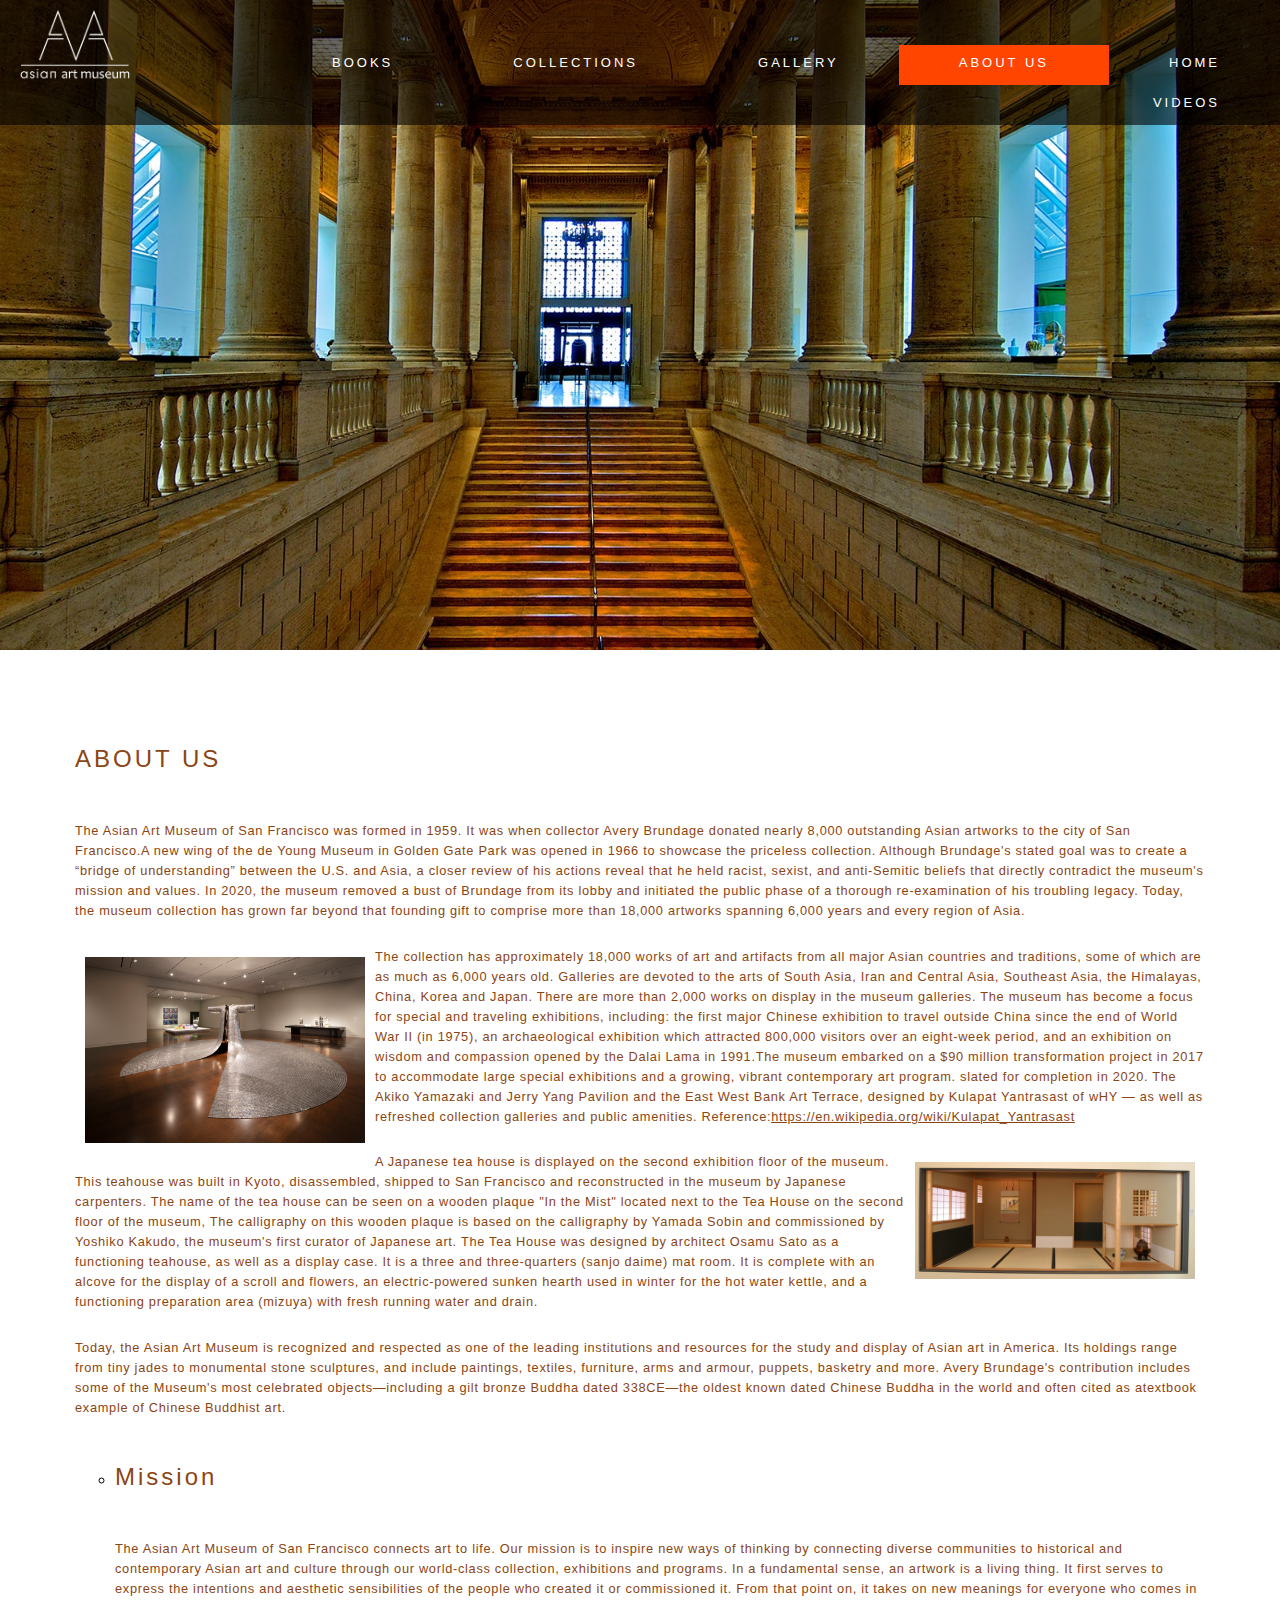
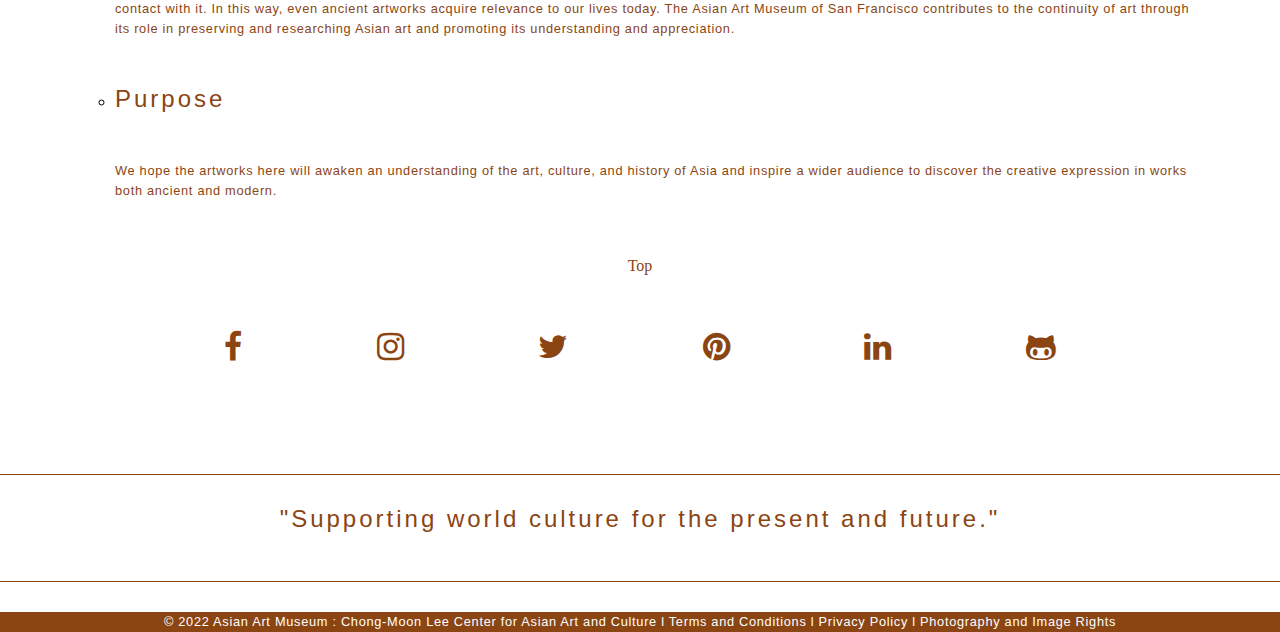
<file: AboutUs.html>
<!DOCTYPE html>
<html>

<head>
  <meta http-equiv="Content-Type" content="text/html; charset=UTF-8" />
  <meta name="viewport" content="width=device-width, initial-scale=1" />
  <link rel="stylesheet" href="https://cdnjs.cloudflare.com/ajax/libs/font-awesome/4.7.0/css/font-awesome.min.css" />
  <link rel="stylesheet" type="text/css" href="./assets/stylesheets/styles.css" />
  <title>ABOUT US</title>
</head>

<body>
  <header class="food-page">
    <a class="logo" href="index.html"><span>Asian Art Museum</span></a>
    <nav>
      <ul>
        <li>
          <a href="index.html">HOME</a>
        </li>
        <li class="active-page">
          <a href="AboutUs.html">ABOUT US</a>
        </li>
        <li>
          <a href="Gallery.html">GALLERY</a>
        </li>
        <li>
          <a href="Collections.html">COLLECTIONS</a>
        </li>
        <li>
          <a href="Books.html">BOOKS</a>
        </li>
        <li>
          <a href="Videos.html">VIDEOS</a>
        </li>
      </ul>
      <div class="dropdown">
        <button class="dropbtn">HOME</button>
        <div class="dropdown-content">
          <a class="active-menu-item" href="AboutUs.html">ABOUT US</a>
          <a href="Gallery.html">GALLERY</a>
          <a href="Collections.html">COLLECTIONS</a>
          <a href="Books.html">BOOKS</a>
          <a href="Videos.html">VIDEOS</a>
        </div>
      </div>
    </nav>
  </header>
</article>
<section style="padding: 75px">
    <div>
      <h1>ABOUT US</h1>
      <h2>
        The Asian Art Museum of San Francisco was formed in 1959. It was when collector Avery Brundage donated nearly
        8,000 outstanding Asian artworks to the city of San Francisco.A new wing of the de Young Museum in Golden Gate Park
        was opened in 1966 to showcase the priceless collection. Although Brundage's stated goal was to create a “bridge of
        understanding” between the U.S. and Asia, a closer review of his actions reveal that he held racist, sexist, and anti-Semitic
        beliefs that directly contradict the museum's mission and values. In 2020, the museum removed a bust of Brundage
        from its lobby and initiated the public phase of a thorough re-examination of his troubling legacy. Today, the museum
        collection has grown far beyond that founding gift to comprise more than 18,000 artworks spanning 6,000 years and
        every region of Asia.
      </h2>
      <h2>
        <img class="size01 float-left padding-right" src="./assets/images/exhibition.jpg"
        alt="exhibition" />
        The collection has approximately 18,000 works of art and artifacts from all major Asian countries and traditions,
        some of which are as much as 6,000 years old. Galleries are devoted to the arts of South Asia, Iran and Central Asia,
        Southeast Asia, the Himalayas, China, Korea and Japan. There are more than 2,000 works on display in the museum galleries.
        The museum has become a focus for special and traveling exhibitions, including: the first major Chinese exhibition to travel 
        outside China since the end of World War II (in 1975), an archaeological exhibition which attracted 800,000 visitors over an eight-week period,
        and an exhibition on wisdom and compassion opened by the Dalai Lama in 1991.The museum embarked on a $90 million transformation project 
        in 2017 to accommodate large special exhibitions and a growing, vibrant contemporary art program. slated for completion in 2020. 
        The Akiko Yamazaki and Jerry Yang Pavilion and the East West Bank Art Terrace, designed by Kulapat Yantrasast of wHY — as well as refreshed collection
        galleries and public amenities.
        <span>Reference:<u><a href="https://en.wikipedia.org/wiki/Kulapat_Yantrasast"
            target="_blank">https://en.wikipedia.org/wiki/Kulapat_Yantrasast</a></u></span>
      </h2>
      <h2>
        <img class="size01 float-right padding-left" src="./assets/images/tea-house.jpg"
        alt="tea-house" />
        A Japanese tea house is displayed on the second exhibition floor of the museum. This teahouse was built in Kyoto, disassembled, shipped to San Francisco 
        and reconstructed in the museum by Japanese carpenters. The name of the tea house can be seen on a wooden plaque "In the Mist" located next to the 
        Tea House on the second floor of the museum, The calligraphy on this wooden plaque is based on the calligraphy by Yamada Sobin 
        and commissioned by Yoshiko Kakudo, the museum's first curator of Japanese art. 
        The Tea House was designed by architect Osamu Sato as a functioning teahouse, as well as a display case. 
        It is a three and three-quarters (sanjo daime) mat room. It is complete with an alcove for the display of a scroll and flowers, 
        an electric-powered sunken hearth used in winter for the hot water kettle, and a functioning preparation area (mizuya) with fresh running water and drain.
      </h2>
      <h2>
        Today, the Asian Art Museum is recognized and respected as one of the leading institutions and resources for
        the study and display of Asian art in America. Its holdings range from tiny jades to monumental stone sculptures, and
        include paintings, textiles, furniture, arms and armour, puppets, basketry and more. Avery Brundage's contribution includes
        some of the Museum's most celebrated objects—including a gilt bronze Buddha dated 338CE—the oldest known
        dated Chinese Buddha in the world and often cited as atextbook example of Chinese Buddhist art.
      </h2>

    <!-- Unorder list using type="disc" - the items are listed with a solid circle -->
    <!-- Unorder list using type="square" - the items are listed with a solid square -->

    <ul type="circle">
        <li><h1>Mission</h1></li>
        <h2>
          The Asian Art Museum of San Francisco connects art to life. Our mission is to inspire new ways of thinking by connecting
          diverse communities to historical and contemporary Asian art and culture through our world-class collection, exhibitions and
          programs.
          In a fundamental sense, an artwork is a living thing. It first serves to express the intentions and aesthetic sensibilities of the
          people who created it or commissioned it. From that point on, it takes on new meanings for everyone who comes in contact
          with it. In this way, even ancient artworks acquire relevance to our lives today.
          The Asian Art Museum of San Francisco contributes to the continuity of art through its role in preserving and researching
          Asian art and promoting its understanding and appreciation.
        </h2>

        <li><h1>Purpose</h1></li>
        <h2>
          We hope the artworks here will awaken an understanding of the art, culture, and history of Asia and inspire a wider
          audience to discover the creative expression in works both ancient and modern.
      </h2>
    </ul>
    </div>
  </article>
  
  <div class="to-top"><a href="#">Top</a></div>
  <footer style="width: 100%;">
    
    <div class="social-icon">
      <!-- Facebook -->
      <a href="" target="_blank" class="fa fa-facebook-f fa-lg fa-2x padding-right"></a>
      <!--Instagram-->
      <a href="" target="_blank" class="fa fa-instagram fa-lg fa-2x padding-right"></a>
      <!-- Twitter -->
      <a href="" target="_blank" class="fa fa-twitter fa-lg fa-2x padding-right"></a>
      <!-- Pinterest -->
      <a href="" target="_blank" class="fa fa-pinterest fa-lg fa-2x padding-right"></a>
      <!-- Linkedin -->
      <a href="" target="_blank" class="fa fa-linkedin fa-lg fa-2x padding-right"></a>
      <!-- GitHub -->
      <a href="" target="_blank" class="fa fa-github-alt fa-lg fa-2x"></a>
    </div>
  </footer>
</section>
<section>
      <hr>
      <h1 style="text-align: center;">"Supporting world culture for the present and future."</h1>
      <hr>
  </section>
  <section style="padding-top: 20px;">
     <h2 style="background-color:saddlebrown; color:white; margin-bottom: 0; text-align: center;">© 2022   Asian Art Museum : Chong-Moon Lee Center for Asian Art and Culture    l     Terms and Conditions    l    Privacy Policy    l    Photography and Image Rights
    </h2>
  </section>
     
</body>

</html>
</file>
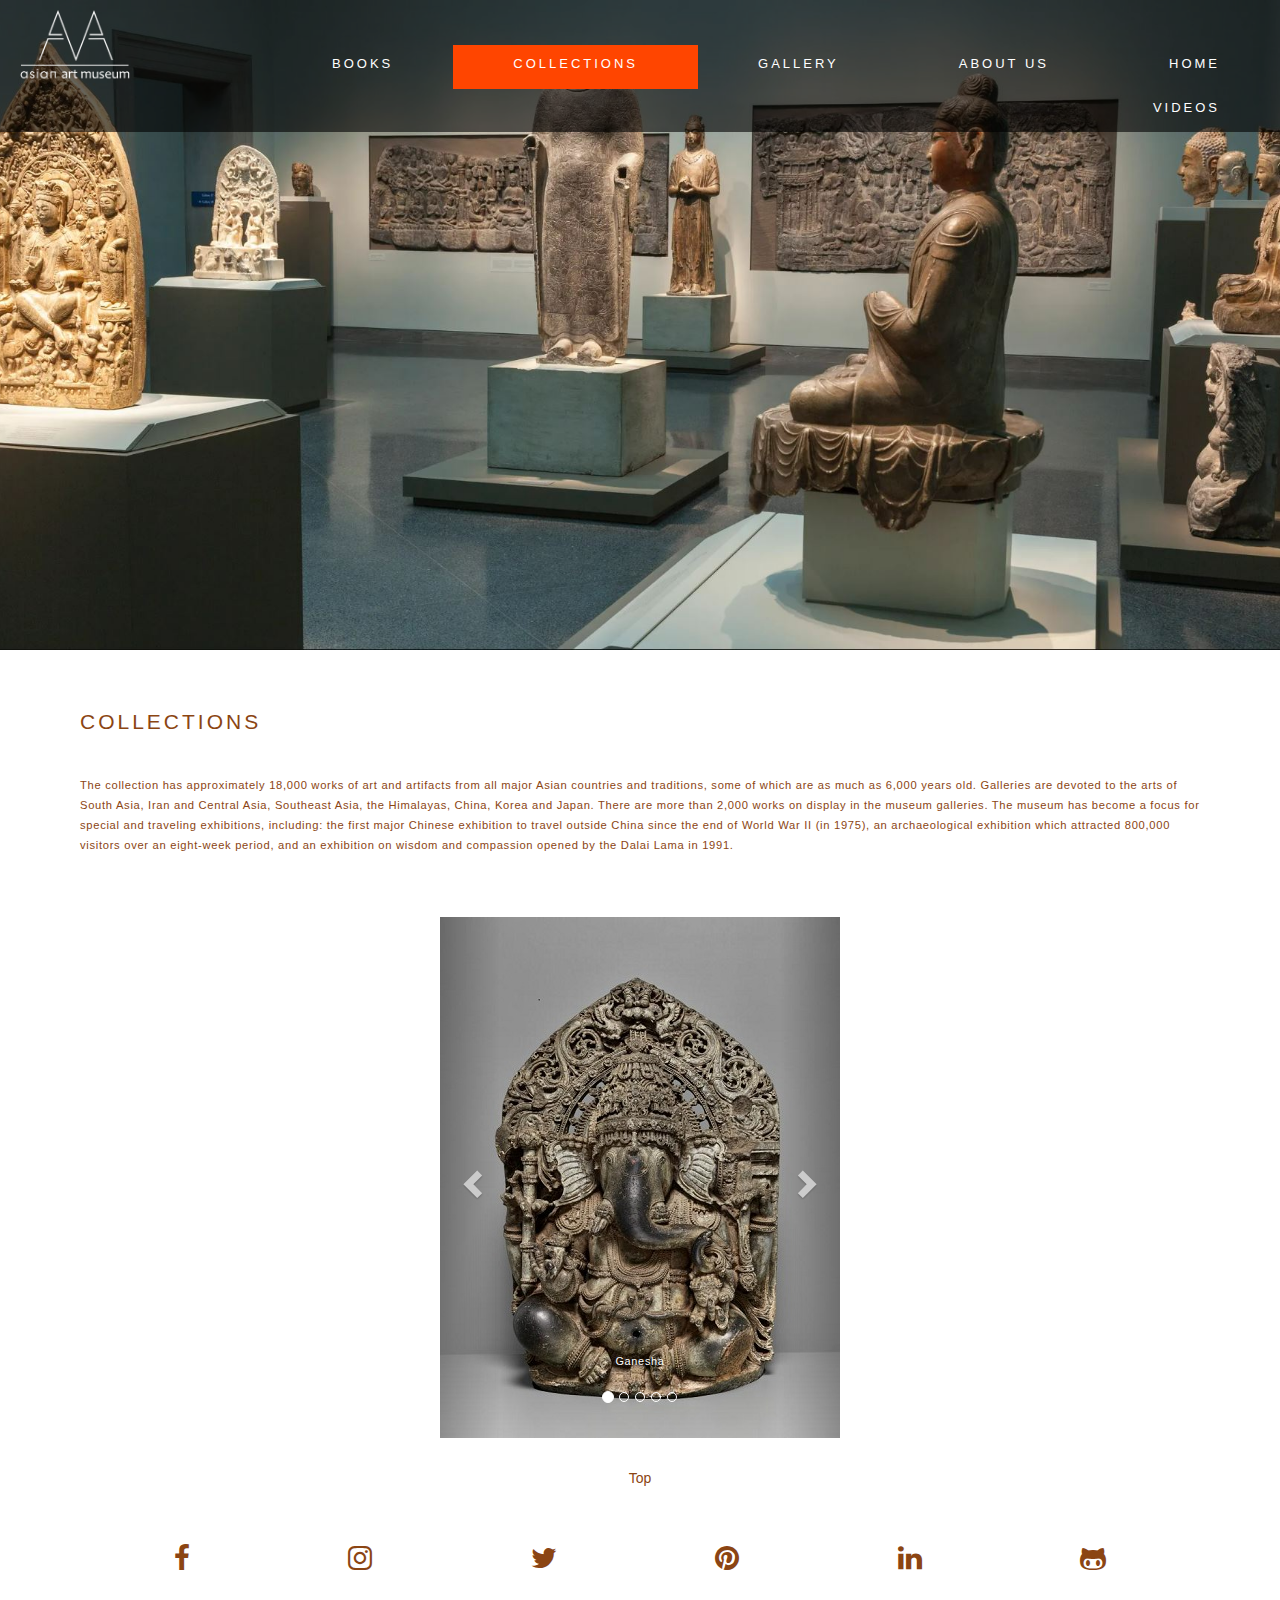
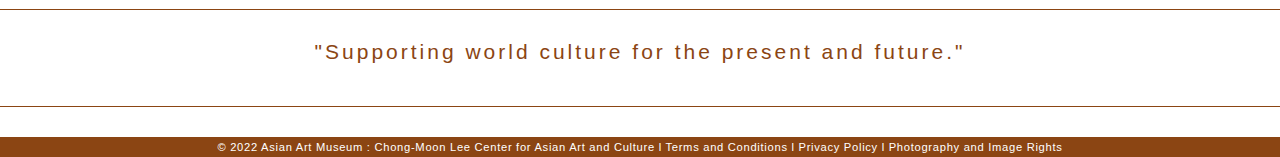
<file: Collections.html>
<!DOCTYPE html>
<html>

<head>
  <meta http-equiv="Content-Type" content="text/html; charset=UTF-8" />
  <meta name="viewport" content="width=device-width, initial-scale=1" />
  <link rel="stylesheet" href="https://cdnjs.cloudflare.com/ajax/libs/font-awesome/4.7.0/css/font-awesome.min.css" />
  <link rel="stylesheet" href="https://maxcdn.bootstrapcdn.com/bootstrap/3.4.1/css/bootstrap.min.css" />
  <link rel="stylesheet" type="text/css" href="./assets/stylesheets/styles.css" />
  <title>COLLECTIONS</title>
  <style>
    section>div.carousel-area {
      width: 30%;
      padding: 0px 40px 0px 40px;
      
    }

    .flex-container {
      display: flex;
      flex-direction: row;
      justify-content: space-evenly;
    }
  </style>
  
</head>

<body>
  <header class="page-4">
    <a class="logo" href="index.html"><span>Asian Art Museum</span></a>
    <nav>
      <ul>
        <li>
          <a href="index.html">HOME</a>
        </li>
        <li>
          <a href="AboutUs.html">ABOUT US</a>
        </li>
        <li>
          <a href="Gallery.html">GALLERY</a>
        </li>
        <li class="active-page">
          <a href="Collections.html">COLLECTIONS</a>
        </li>
        <li>
          <a href="Books.html">BOOKS</a>
        </li>
        <li>
          <a href="Videos">VIDEOS</a>
        </li>
      </ul>
      <div class="dropdown">
        <button class="dropbtn">HOME</button>
        <div class="dropdown-content">
          <a href="AboutUs.html">ABOUT US</a>
          <a href="Gallery.html">GALLERY</a>
          <a class="active-menu-item" href="Collections.html">COLLECTIONS</a>
          <a href="Books.html">BOOKS</a>
          <a href="Videos.html">VIDEOS</a>
        </div>
      </div>
    </nav>
  </header>
  <section style="padding: 40px">
  <article>
    <div>
      <h1>COLLECTIONS</h1>
      <h2>The collection has approximately 18,000 works of art and artifacts from all major Asian countries and traditions, 
          some of which are as much as 6,000 years old. Galleries are devoted to the arts of South Asia, Iran and Central Asia,
          Southeast Asia, the Himalayas, China, Korea and Japan. There are more than 2,000 works on display in the museum galleries.
          The museum has become a focus for special and traveling exhibitions, including: the first major Chinese exhibition to travel
           outside China since the end of World War II (in 1975), an archaeological exhibition which attracted 800,000 visitors over an 
           eight-week period, and an exhibition on wisdom and compassion opened by the Dalai Lama in 1991.
          </h2>
    </div>
  </article>
  </section>

  <section>
    <div class="flex-container">
    <div class="carousel-area">
      <div id="myCarousel" class="carousel slide" data-ride="carousel">
        <!-- Indicators -->
        <ol class="carousel-indicators">
          <li data-target="#myCarousel" data-slide-to="0" class="active"></li>
          <li data-target="#myCarousel" data-slide-to="1"></li>
          <li data-target="#myCarousel" data-slide-to="2"></li>
          <li data-target="#myCarousel" data-slide-to="3"></li>
          <li data-target="#myCarousel" data-slide-to="4"></li>
        </ol>

        <!-- Wrapper for slides -->
        <div class="carousel-inner">
          <div class="item active">
            <img src="./assets/images/Ganesha.jpg" alt="Ganesha" style="width:100%;" />
            <div class="carousel-caption">
              <h5>Ganesha</h5>
            </div>
          </div>

          <div class="item">
            <img src="./assets/images/Buddha.jpg" alt="Buddha" style="width:100%;" />
            <div class="carousel-caption">
              <h5>Buddha</h5>
            </div>
          </div>

          <div class="item">
            <img src="./assets/images/Bodhisattva Avalokiteshvara.jpg" alt="Bodhisattva-Avalokiteshvara" style="width:100%;" />
            <div class="carousel-caption">
              <h5>Bodhisattva-Avalokiteshvara</h5>
            </div>
          </div>

          <div class="item">
            <img src="./assets/images/Manchu women's robe.jpg" alt="Manchu women's robe" style="width:100%;" />
            <div class="carousel-caption">
              <h5>Manchu women's robe with peonies and butterflies</h5>
            </div>
          </div>

          <div class="item">
            <img src="./assets/images/Court Robe.jpg" alt="Court-Robe" style="width:100%;" />
            <div class="carousel-caption">
              <h5>Court robe with a dragon design</h5>
            </div>
          </div>
        </div>

        <!-- Left and right controls -->
        <a class="left carousel-control" href="#myCarousel" data-slide="prev">
          <span class="glyphicon glyphicon-chevron-left"></span>
          <span class="sr-only">Previous</span>
        </a>
        <a class="right carousel-control" href="#myCarousel" data-slide="next">
          <span class="glyphicon glyphicon-chevron-right"></span>
          <span class="sr-only">Next</span>
        </a>
      </div>
    </div>
    </div>
  </section>



  <!-- jquery.min.js should be loaded before bootstrap.min.js because bootstrap's JavaScript requires jQueary -->
  <script type="text/JavaScript" src="https://ajax.googleapis.com/ajax/libs/jquery/3.5.1/jquery.min.js"></script>
  <script type="text/JavaScript" src="https://maxcdn.bootstrapcdn.com/bootstrap/3.4.1/js/bootstrap.min.js"></script>
  
  <div class="to-top"><a href="#">Top</a></div>
  <footer>
    <div class="social-icon">
      <!-- Facebook -->
      <a href="" target="_blank" class="fa fa-facebook-f fa-lg fa-2x padding-right"></a>
      <!--Instagram-->
      <a href="" target="_blank" class="fa fa-instagram fa-lg fa-2x padding-right"></a>
      <!-- Twitter -->
      <a href="" target="_blank" class="fa fa-twitter fa-lg fa-2x padding-right"></a>
      <!-- Pinterest -->
      <a href="" target="_blank" class="fa fa-pinterest fa-lg fa-2x padding-right"></a>
      <!-- Linkedin -->
      <a href="" target="_blank" class="fa fa-linkedin fa-lg fa-2x padding-right"></a>
      <!-- GitHub -->
      <a href="" target="_blank" class="fa fa-github-alt fa-lg fa-2x"></a>
    </div>
  </footer>

  <section>
    <hr>
    <h1 style="text-align:center;">"Supporting world culture for the present and future."</h1>
    <hr>
</section>
<section style="padding-top: 20px;">
   <h2 style="background-color:saddlebrown; color:white; margin-bottom: 0; text-align: center;">© 2022   Asian Art Museum : Chong-Moon Lee Center for Asian Art and Culture    l     Terms and Conditions    l    Privacy Policy    l    Photography and Image Rights
  </h2>
</section>

</body>

</html>
</file>
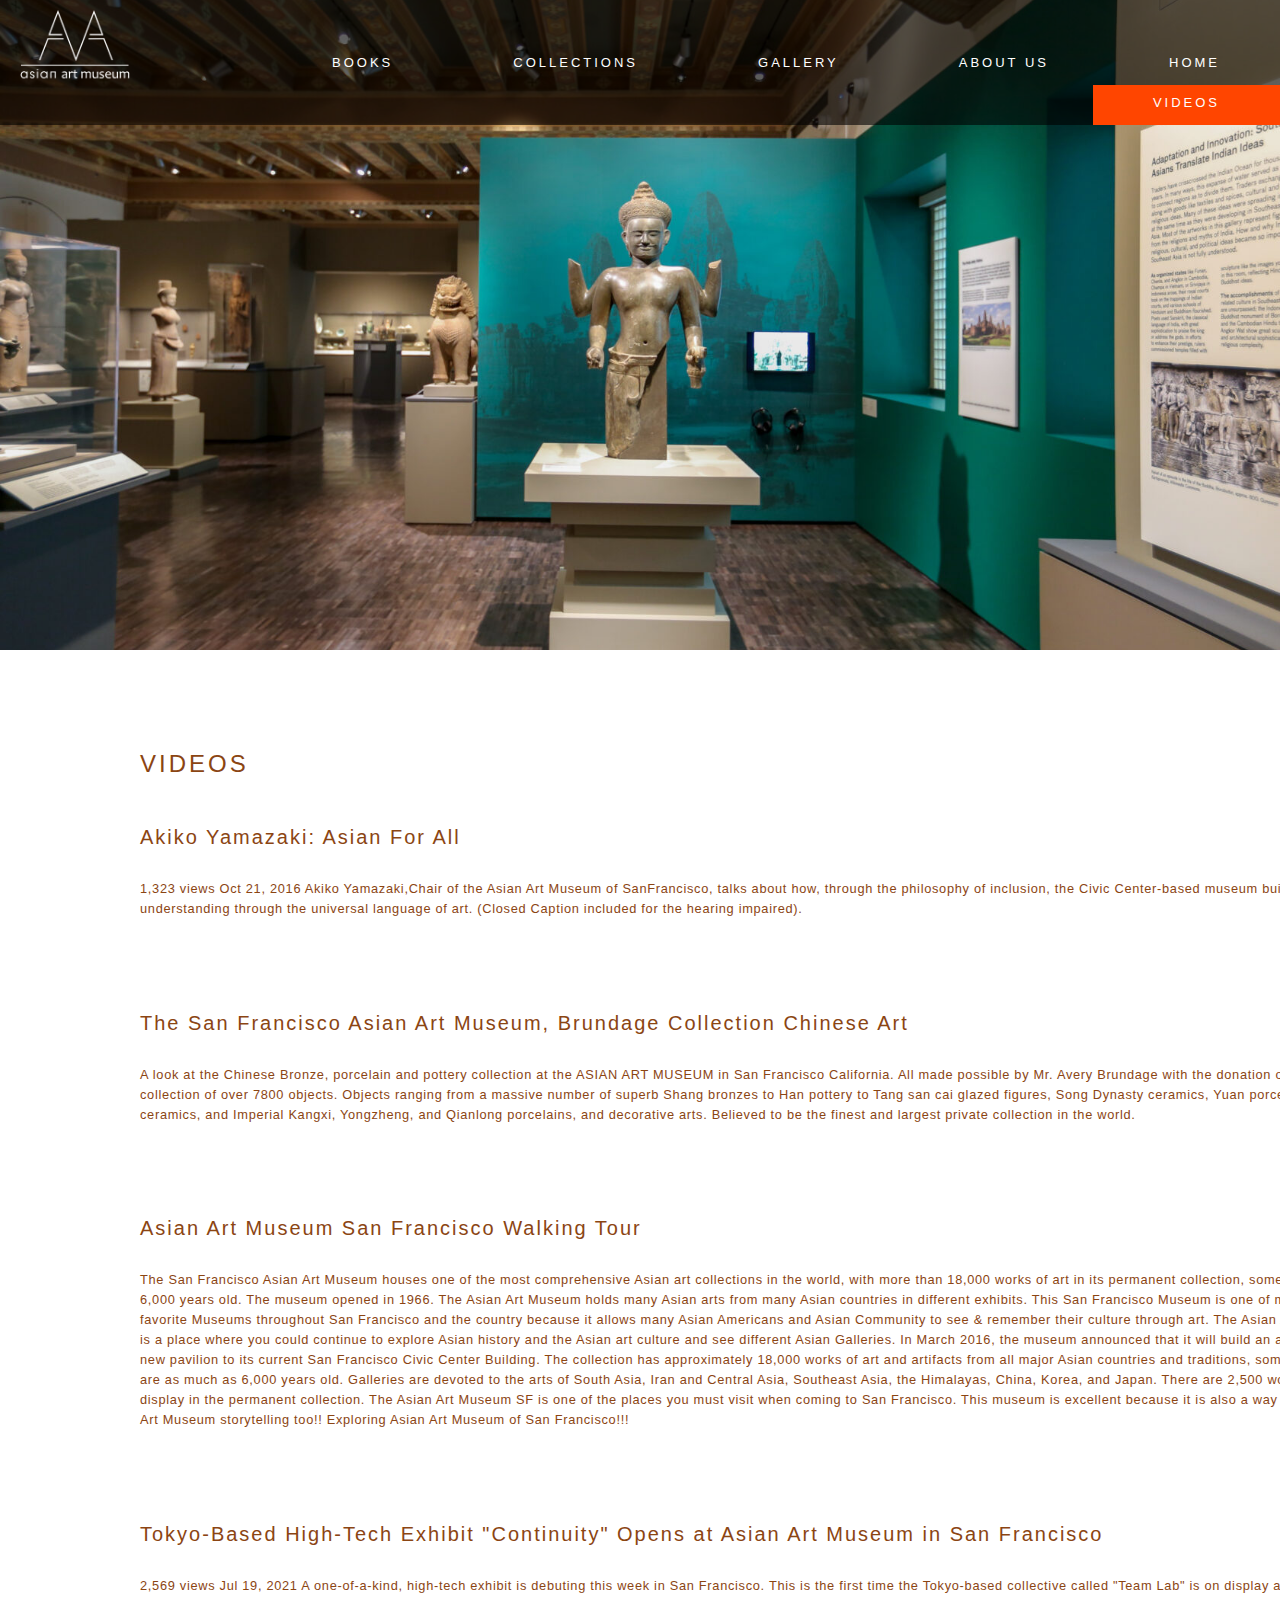
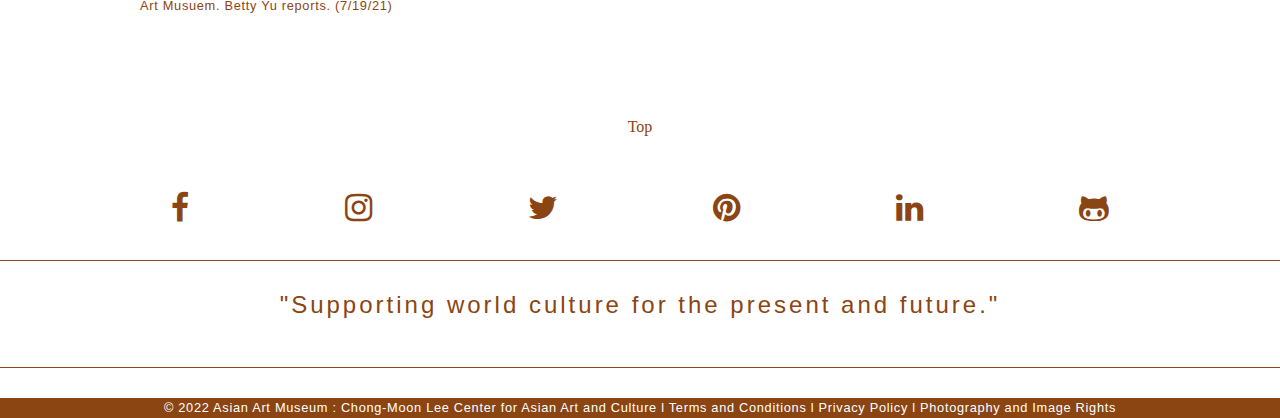
<file: Videos.html>
<!DOCTYPE html>
<html>

<head>
  <meta http-equiv="Content-Type" content="text/html; charset=UTF-8" />
  <meta name="viewport" content="width=device-width, initial-scale=1" />
  <link rel="stylesheet" href="https://cdnjs.cloudflare.com/ajax/libs/font-awesome/4.7.0/css/font-awesome.min.css" />
  <link rel="stylesheet" type="text/css" href="./assets/stylesheets/styles.css" />
  <title>VIDEOS</title>
  <style>
    article {
      width: 1500px;
      padding: 20px 100px;
    }

    .accordion {
      color: saddlebrown;
      cursor: pointer;
      font-size: 15px;
      padding-bottom: 10px;
    }

    .active,
    .accordion:hover {
      color: saddlebrown;
    }

    .panel {
      display: none;
      overflow: hidden;
    }
  </style>

</head>

<body>
  <header class="page-6">
    <a class="logo" href="index.html"><span>Asian Art Museum</span></a>
    <nav>
      <ul>
        <li>
          <a href="index.html">HOME</a>
        </li>
        <li>
          <a href="AboutUs.html">ABOUT US</a>
        </li>
        <li>
          <a href="Gallery.html">GALLERY</a>
        </li>
        <li>
          <a href="Collections.html">COLLECTIONS</a>
        </li>
        <li>
          <a href="Books.html">BOOKS</a>
        </li>
        <li class="active-page">
          <a href="Videos.html">VIDEOS</a>
        </li>
      </ul>
      <div class="dropdown">
        <button class="dropbtn">HOME</button>
        <div class="dropdown-content">
          <a href="AboutUs.html">ABOUT US</a>
          <a href="Gallery.html">GALLERY</a>
          <a href="Collections.html">COLLECTIONS</a>
          <a href="Books.html">BOOKS</a>
          <a class="active-menu-item" href="Videos.html">VIDEOS</a>
        </div>
      </div>
    </nav>
  </header>
  <section style="padding: 30px"></section>
  <article>
    <div>
      <h1>VIDEOS</h2>
      <h3>Akiko Yamazaki: Asian For All</h3>
      <h2>1,323 views Oct 21, 2016 Akiko Yamazaki,Chair of the Asian Art Museum of SanFrancisco, talks about how, through the
        philosophy of inclusion, the Civic Center-based museum builds cultural understanding through the universal language of art. 
        (Closed Caption included for the hearing impaired).
      </h2>
        <div class="panel">
          <span style="width: 500px; word-wrap: break-word;">
            <h2>Akiko Yamazaki: Asian For All</h2>
            <iframe width="560" height="315" src="https://www.youtube.com/embed/81KIxOAqexQ" 
            title="YouTube video player" frameborder="0" allow="accelerometer; autoplay; clipboard-write; encrypted-media; gyroscope; picture-in-picture" allowfullscreen></iframe>
            </iframe>
           </span>
        </div>
        <div class="accordion" style="text-align: right;">More</div>
    </div>
  </article>
  <article>
    <div>
      <h3>The San Francisco Asian Art Museum, Brundage Collection Chinese Art</h3>
      <h2>A look at the Chinese Bronze, porcelain and pottery collection at the ASIAN ART MUSEUM in San Francisco California. 
          All made possible by Mr. Avery Brundage with the donation of his entire collection of over 7800 objects.
          Objects ranging from a massive number of superb Shang bronzes to Han pottery to Tang san cai glazed figures,
           Song Dynasty ceramics, Yuan porcelain, Ming ceramics, and Imperial Kangxi, Yongzheng, and Qianlong porcelains, and decorative arts. 
          Believed to be the finest and largest private collection in the world.
      </h2>
        <div class="panel">
          <span style="width: 500px; word-wrap: break-word;">
            <h2>The San Francisco Asian Art Museum</h2>
            <iframe width="560" height="315" src="https://www.youtube.com/embed/ctfv4Bc-QFw" 
            title="YouTube video player" frameborder="0" allow="accelerometer; autoplay; clipboard-write; encrypted-media; gyroscope; picture-in-picture" allowfullscreen></iframe>
            </iframe>
           </span>
        </div>
        <div class="accordion" style="text-align: right;">More</div>
    </div>
  </article>

  <article>
    <div>
      <h3>Asian Art Museum San Francisco Walking Tour</h3>
      <h2>The San Francisco Asian Art Museum houses one of the most comprehensive Asian art collections in the world, with more than 18,000 works of art in its permanent collection,
          some as much as 6,000 years old. The museum opened in 1966. The Asian Art Museum holds many Asian arts from many Asian countries in different exhibits. This San Francisco
          Museum is one of my top favorite Museums throughout San Francisco and the country because it allows many Asian Americans and Asian Community to see & remember their culture through art.
          The Asian Art Museum is a place where you could continue to explore Asian history and the Asian art culture and see different Asian Galleries. 
          In March 2016, the museum announced that it will build an additional new pavilion to its current San Francisco Civic Center Building. The collection has approximately 18,000 works of art 
          and artifacts from all major Asian countries and traditions, some of which are as much as 6,000 years old. Galleries are devoted to the arts of South Asia, Iran and Central Asia, Southeast Asia, 
          the Himalayas, China, Korea, and Japan. There are 2,500 works on display in the permanent collection. 
          The Asian Art Museum SF is one of the places you must visit when coming to San Francisco.
          This museum is excellent because it is also a way for Asian Art Museum storytelling too!! Exploring Asian Art Museum of San Francisco!!!
      </h2>
        <div class="panel">
          <span style="width: 500px; word-wrap: break-word;">
            <h2>Asian Art Museum San Francisco Walking Tour</h2>
            <iframe width="560" height="315" src="https://www.youtube.com/embed/Z6mqE8UaWhM" 
             title="YouTube video player" frameborder="0" allow="accelerometer; autoplay; clipboard-write; encrypted-media; gyroscope; picture-in-picture" allowfullscreen>
            </iframe>
           </span>
        </div>
        <div class="accordion" style="text-align: right;">More</div>
    </div>
  </article>

  <article>
    <div>
      <h3>Tokyo-Based High-Tech Exhibit "Continuity" Opens at Asian Art Museum in San Francisco</h3>
      <h2>2,569 views  Jul 19, 2021
        A one-of-a-kind, high-tech exhibit is debuting this week in San Francisco.
         This is the first time the Tokyo-based collective called "Team Lab" is on display at the Asian Art Musuem. Betty Yu reports. (7/19/21)
      </h2>
        <div class="panel">
          <span style="width: 500px; word-wrap: break-word;">
            <h2>Tokyo-Based High-Tech Exhibit "Continuity" Opens at Asian Art Museum in San Francisco</h2>
            <iframe width="560" height="315" src="https://www.youtube.com/embed/ugCF-SL1RnE" 
             title="YouTube video player" frameborder="0" allow="accelerometer; autoplay; clipboard-write; encrypted-media; gyroscope; picture-in-picture" allowfullscreen>
            </iframe>
           </span>
        </div>
        <div class="accordion" style="text-align: right;">More</div>
    </div>
  </article>
    
  <div class="to-top"><a href="#">Top</a></div>
  <footer>
    <div class="social-icon">
      <!-- Facebook -->
      <a href="" target="_blank" class="fa fa-facebook-f fa-lg fa-2x padding-right"></a>
      <!--Instagram-->
      <a href="" target="_blank" class="fa fa-instagram fa-lg fa-2x padding-right"></a>
      <!-- Twitter -->
      <a href="" target="_blank" class="fa fa-twitter fa-lg fa-2x padding-right"></a>
      <!-- Pinterest -->
      <a href="" target="_blank" class="fa fa-pinterest fa-lg fa-2x padding-right"></a>
      <!-- Linkedin -->
      <a href="" target="_blank" class="fa fa-linkedin fa-lg fa-2x padding-right"></a>
      <!-- GitHub -->
      <a href="" target="_blank" class="fa fa-github-alt fa-lg fa-2x"></a>
    </div>
  </footer>

<section>
    <hr>
    <h1 style="text-align: center;">"Supporting world culture for the present and future."</center></h1>
    <hr>
</section>
<section style="padding-top: 20px;">
   <h2 style="background-color:saddlebrown; color:white; margin-bottom: 0; text-align: center;">© 2022   Asian Art Museum : Chong-Moon Lee Center for Asian Art and Culture    l     Terms and Conditions    l    Privacy Policy    l    Photography and Image Rights 
  </h2>
</section>

</body>
<!--BEG JavaScript-->
<script>
  var acc = document.getElementsByClassName("accordion");
  var i;
  for (i = 0; i < acc.length; i++) {
    acc[i].addEventListener("click", function () {
      this.classList.toggle("active");
      var panel = this.previousElementSibling;
      if (panel.style.display === "block") {
        panel.style.display = "none";
        this.innerHTML = "More";
      } else {
        panel.style.display = "block";
        this.innerHTML = "Less";
      }
    });
  }
</script>

</html>
</file>
<file: assets/stylesheets/styles.css>
* {
  /* Defines how the width and height of an element are calculated: should they include padding and borders, or not. */
  /* box-sizing: border-box; Width and height apply to all parts of the element: content, padding and borders */
  /* box-sizing: content-box; Width and height only apply to the content of the element */
  box-sizing: border-box;
}
@font-face {
  font-family: "CaviarDreams";
  src: url("../fonts/CaviarDreams.ttf") format("truetype");
}

@font-face {
  font-family: "Poppins-light";
  src: url("../fonts/Poppins-Light.ttf") format("truetype");
}

/* BEG styling for logo on top */
body {
  margin: 0;
}

header a.logo {
  position: absolute;
  display: block;
  width: 110px;
  height: 110px;
  background: url(../images/Logo.png) no-repeat 0 0;
  background-size: contain;
  z-index: 1;
  top: 10px;
  left: 20px;
}
header a.logo span {
  display: none;
}

header a.logo:hover {
  opacity: 0.5;
}

nav {
  background-color: rgba(0, 0, 0, 0.6);
  padding: 45px 0px 0px 180px;
}
/* END styling for logo on top */

/* BEG styling navigation bar */
nav ul {
  list-style: none;
  margin: 0;
  padding: 0px 0px 0px 35px;
}

nav ul::after {
  content: "";
  display: block;
  clear: both;
}

nav > ul > li {
  float: right;
}

nav ul li a {
  display: inline-block;
  font-family: Verdana, Geneva, Tahoma, sans-serif;
  font-size: small;
  font-weight: lighter;
  letter-spacing: 3px;
  color: #fff;
  padding: 10px 60px 15px 60px;
  text-decoration: none;
  width: auto;
}

/* styling hover nav item */
nav ul li a:hover {
  background-color: orangered;
  text-decoration: none;
  color: #fff;
}

.active-page {
  background-color: orangered;
}

.active-menu-item {
  background-color: orangered;
}

/* END styling navigation bar */

/********** BEG for dropdown menu in small screen **********/
.dropdown {
  position: absolute;
  display: none;
  top: 0; /* top right bottom left work with position:absolute, set an absolute position where to put the dropdown menu */
  right: 0px;
}

.dropbtn {
  background-color: orangered;
  color: white;
  padding: 21px;
  font-size: 16px;
  border: none;
  cursor: pointer;
  line-height: normal; /* do this override/cascade the line-height set in carousel plugin */
}

.dropdown-content {
  display: none; /* set display to none, so dropdown menu won't show till hover dropdown */
  position: absolute;
  right: 0;
  background-color: saddlebrown;
  min-width: 280px;
  box-shadow: 0px 8px 16px 0px rgba(0, 0, 0, 0.2);
  z-index: 1;
}

.dropdown-content a {
  color: #fff;
  padding: 12px 16px;
  text-decoration: none;
  display: block;
  text-align: center;
  line-height: normal; /* do this override/cascade the line-height set in carousel plugin */
}

.dropdown-content a:hover {
  background-color: orangered;
}

.dropdown:hover .dropdown-content {
  display: block;
}

.dropdown:hover {
  background-color: saddlebrown;
}
/********** END for dropdown menu in small screen **********/

/* BEG styling hero screen*/
.home-page {
  min-width: 100%;
  min-height: 100%;
  position: fixed;
  right: 0; /* need to have position set to "fixed" */
  bottom: 0; /* need to have position set to "fixed" */
  width: auto;
  height: auto;
  background: #eee url(../images/Capture.JPG) no-repeat center;
  background-size: cover;
  display: flex; /* for hero text */
  justify-content: center; /* for hero text */
  align-items: center; /* for hero text */
  z-index: -1;
}
.hero-text {
  color: white;
  font-family: Verdana, Geneva, Tahoma, sans-serif;
  font-size: 2em;
  font-weight: lighter;
}
/* END styling hero screen*/

/* style page banner */
header.food-page {
  background: #eee url(../images/9f958841-0e23-4799-845c-9b967bcb1b3e.jpg) no-repeat center; /* top center bottom - 1/3 of the image full height */
  background-size: cover;
  height: 650px;
}

header.page-3 {
  background: #eee url(../images/RM08-09_post_trans_021-1485x675.jpg) no-repeat center; /* top center bottom - 1/3 of the image full height */
  background-size: cover;
  height: 650px; 
}

header.page-4 {
  background: #eee url(../images/001.JPG) no-repeat center; /* top center bottom - 1/3 of the image full height */
  background-size: cover;
  height: 650px;
}

header.page-5 {
  background: #eee url(../images/asian-art-museum1.jpg) no-repeat center; /* top center bottom - 1/3 of the image full height */
  background-size: cover;
  height: 650px;
}

header.page-6 {
  background: #eee url(../images/AsianArt8.jpg) no-repeat center; /* top center bottom - 1/3 of the image full height */
  background-size: cover;
  height: 650px;
}

/* BEG styling headings */
h1 {
  margin: 0px 0px 2em 0px;
  color: saddlebrown;
  font-family: Verdana, Geneva, Tahoma, sans-serif;
  font-size: 1.5em;
  font-weight: lighter;
  letter-spacing: 3px;
  padding-top: 20px;
}
h2 {
  margin: 0px 0px 2em 0px;
  color: saddlebrown;
  font-family: Verdana, Geneva, Tahoma, sans-serif;
  font-size: 0.8em;
  font-weight: lighter;
  letter-spacing: 0.7px;
  line-height: 20px;
}

h3 {
  margin: 0px 0px 1.5em 0px;
  color: saddlebrown;
  font-family: Verdana, Geneva, Tahoma, sans-serif;
  font-size: 1.25em;
  font-weight: lighter;
  letter-spacing: 2px;
 
  
}
h4 {
  margin: 0px 0px 2em 0px;
  color:white;
  font-family: Verdana, Geneva, Tahoma, sans-serif;
  font-size: 2em;
  font-weight: lighter;
  letter-spacing: 2px;
}
h5 {
  margin: 0px 0px 2em 0px;
  color:white;
  font-family: Verdana, Geneva, Tahoma, sans-serif;
  font-size: 0.78em;
  font-weight:lighter;
  letter-spacing: 0.7px;
}
/* END styling headings */

/* Styling anchor link (hyperlink) */
a {
  color: saddlebrown;
  text-decoration: none;
}

/* BEG styling images */
img.size01 {
  max-width: 300px;
  padding: 10px;
}

img.size02 {
  max-width: 400px;
  padding-bottom: 15px;
}

img.size03 {
  max-width: 500px;
  padding-bottom: 20px;
}

.padding-right {
  padding-right: 15px;
}

.padding-left {
  padding-left: 15px;
}

.float-left {
  float: left;
}

.float-right {
  float: right;
}

.to-top {
  width: 100%;
  padding: 30px;
  display: flex;
  justify-content: center;
}

#vegetables {
  color: seagreen;
}

#fruits {
  color: orangered;
}

#grains {
  color: saddlebrown;
}
/* END styling images */

/* set padding from browser edges for content */
article > div {
/* padding: top right bottom left */
padding: 0px 40px 0px 40px;
}
footer > div.social-icon {
  padding: 30px;
  display: flex;
  justify-content: space-evenly;
  color: saddlebrown;
}

@media screen and (max-width: 750px) {
  /*header {
    height: 240px;
  }*/
  header a.logo {
    width: 120px;
    height: 44px;
  }
  /*** for carousel area ***/
  section > div.carousel-area {
    width: 100%;
    float: center;
    margin-bottom: 40px;
    /* padding: top right bottom left */
    padding: 0px 40px 30px 40px;
    border-right: none;
    border-bottom: 1px solid saddlebrown;
  }
  /*** for carousel area ***/
  article {
    width: 100%;
    float: none;
    margin-bottom: 40px;
  }
  article > div {
    margin: 0px 40px;
    /* padding: top right bottom left */
    padding: 0px 0px 30px 0px;
    border-right: none;
    border-bottom: 1px solid white;
  }
  aside {
    width: 100%;
    float: none;
  }

  nav {
    /* padding: top right bottom left */
    padding: 60px 0px 0px 20px;
  }
  nav > ul {
    padding-left: 0px;
    padding-right: 20px;
  }
  nav > ul > li > a {
    /* padding: top right bottom left */
    padding: 8px 12px 10px 12px;
  }
  .flex-container > div {
    width: 25%;
  }
  .flex-container > span > h2 {
    text-align: center;
    padding-left: 8px;
    padding-right: 8px;
  }
  video {
    display: none;
  }
}

/********** BEG for dropdown menu in small screen **********/
@media screen and (max-width: 500px) {
  nav > ul {
    display: none;
  }
  header.food-page {
     /* add you own header here */
  }
  header.page-3 {
    /* add you own header here */
  }
  header.page-4 {
    /* add you own header here */
  }
  header.page-5 {
    /* add you own header here */
  }
  header.page-6 {
    /* add you own header here */
  }
  .dropdown {
    display: block;
  }
  .flex-container > div {
    width: 50%;
  }
  aside > div > div.scrolling {
    height: 300px;
  }
}
/********** END for dropdown menu in small screen **********/


table#your-table-items {
border-collapse: collapse;
/* in inspector mode - easier to see the difference between collapse and no collapse */
border: 1px solid saddlebrown;
text-align: center;
width: auto;

}

table#your-table-items th:nth-child(1),
table#your-table-items td:nth-child(1) {
width: 35%;
}

table#your-table-items th:nth-child(2),
table#your-table-items td:nth-child(2) {
width: 30%;
}

table#your-table-items th:nth-child(3),
table#your-table-items td:nth-child(3) {
width: 20%;
}

table#your-table-items th:nth-child(4),
table#your-table-items td:nth-child(4) {
width: 15%;
}

table#your-table-items thead {
font-size: 0.7em;
text-transform: uppercase;
}

table#your-table-items thead th {
color: #fff;
background-color: saddlebrown;
padding: 8px;
}

table#your-table-items thead th:hover {
color: #fff;
background-color: orangered;
cursor: pointer;
}

table#your-table-items thead th.tablesorter-headerAsc,
table#your-table-items thead th.tablesorter-headerDesc {
background-color: orangered;
}

table#your-table-items tbody {
font-size: 0.9em;
line-height: 15px;
}

/*** make sure table#your-table-items tbody tr:nth-child(even) defined before table#your-table-items tbody tr:hover */
/*** otherwise, it would need to define table#your-table-items tbody tr:nth-child(even):hover*/
table#your-table-items tbody tr:nth-child(even) {
background: rgba(154, 154, 154, 0.25);
}

table#your-table-items tbody tr:hover {
color: #fff;
background-color: lightgray;
}

table#your-table-items tbody td {
padding: 8px 20px;
border-top: 1px solid rgba(154, 154, 154, 0.75);
border-right: 1px solid rgba(154, 154, 154, 0.75);
}

table#your-table-items tbody td img {
width: 100px;
margin: 0 10px 0 0;
border: 1px solid rgba(154, 154, 154, 0.75);
}

div.scrolling {
  width: auto;
  height: 130px;
  padding: 30px;
  border: tomato solid 1px;
  overflow: auto;
  /* auto - similar to scroll, but it adds scrollbars only when necessary */
  /* overflow is shortcut for overflow-y and overflow-x */
  /* https://www.w3schools.com/cssref/tryit.asp?filename=trycss3_overflow-x */
  /* https://www.w3schools.com/howto/howto_css_custom_scrollbar.asp */
}

hr {
  margin-top: 10px;
  margin-bottom: 10px;
  border: 0;
  border-top: 1px solid saddlebrown;
}
</file>
